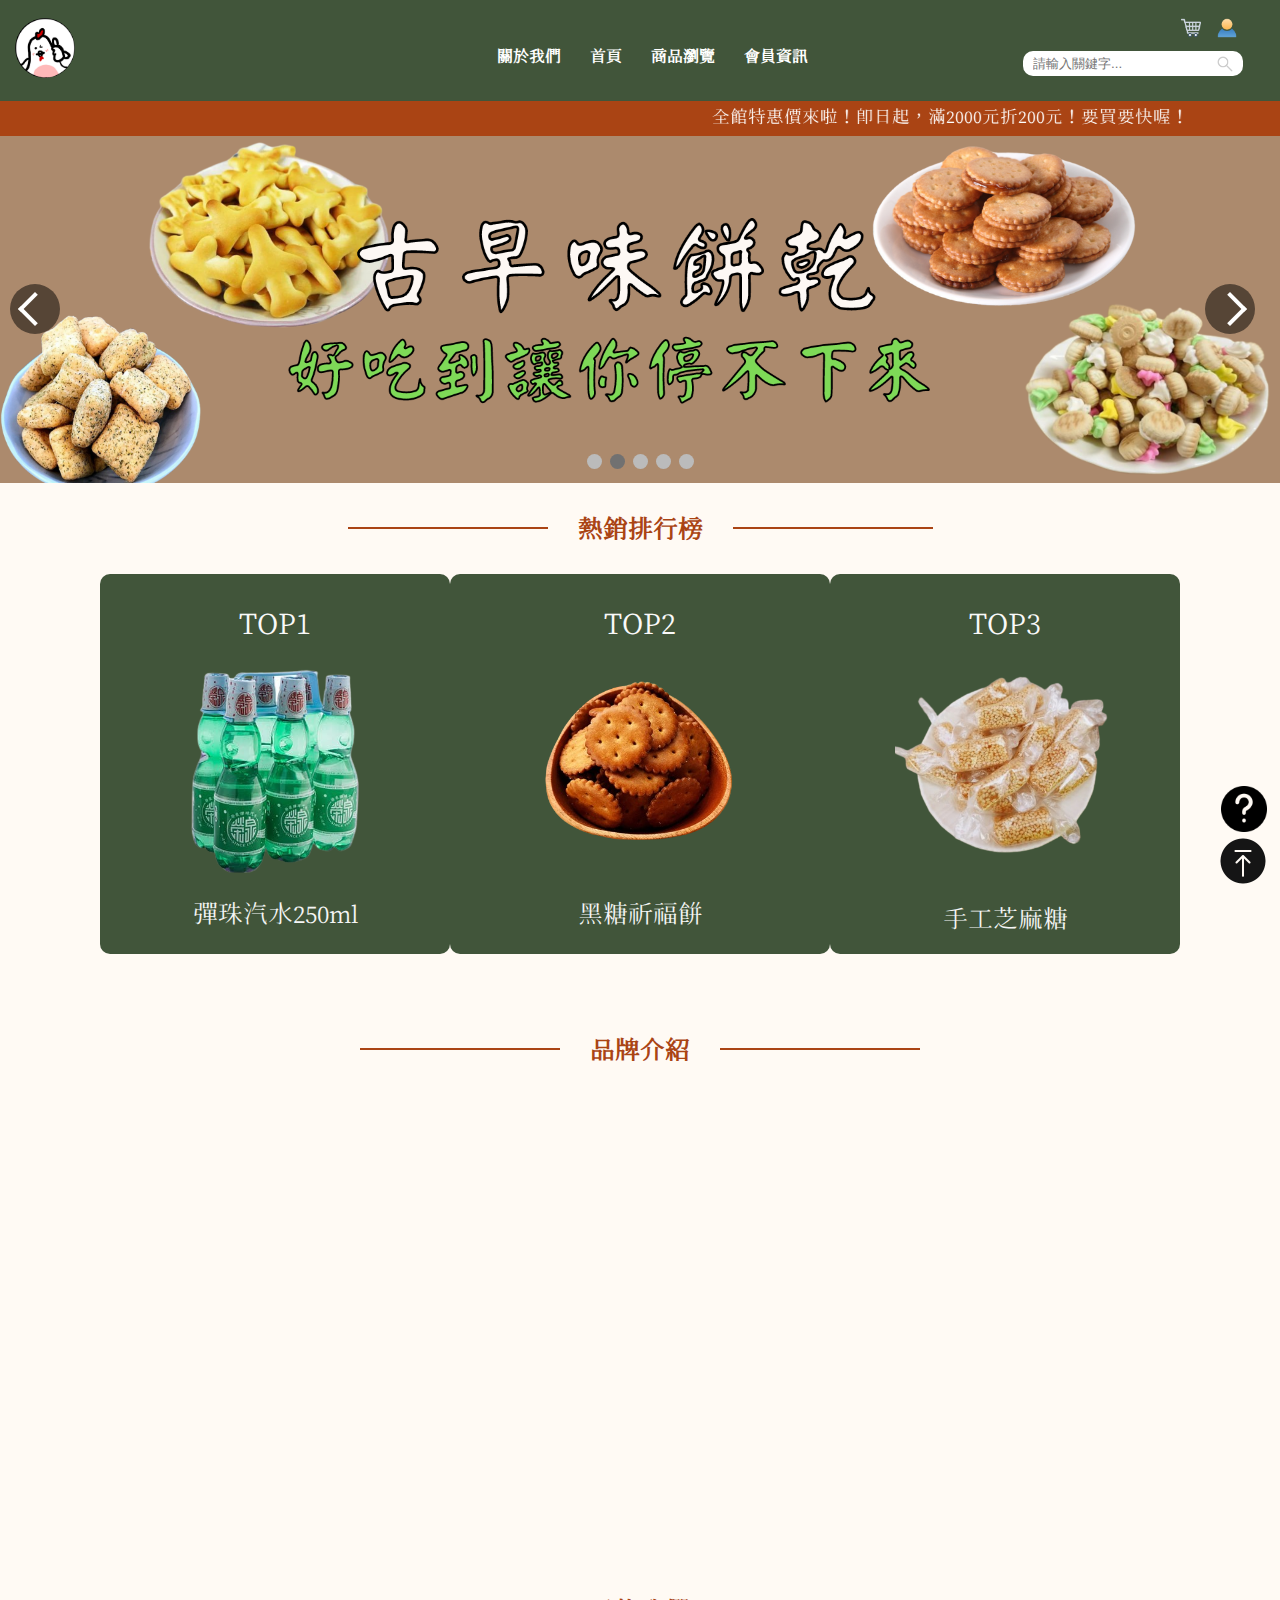
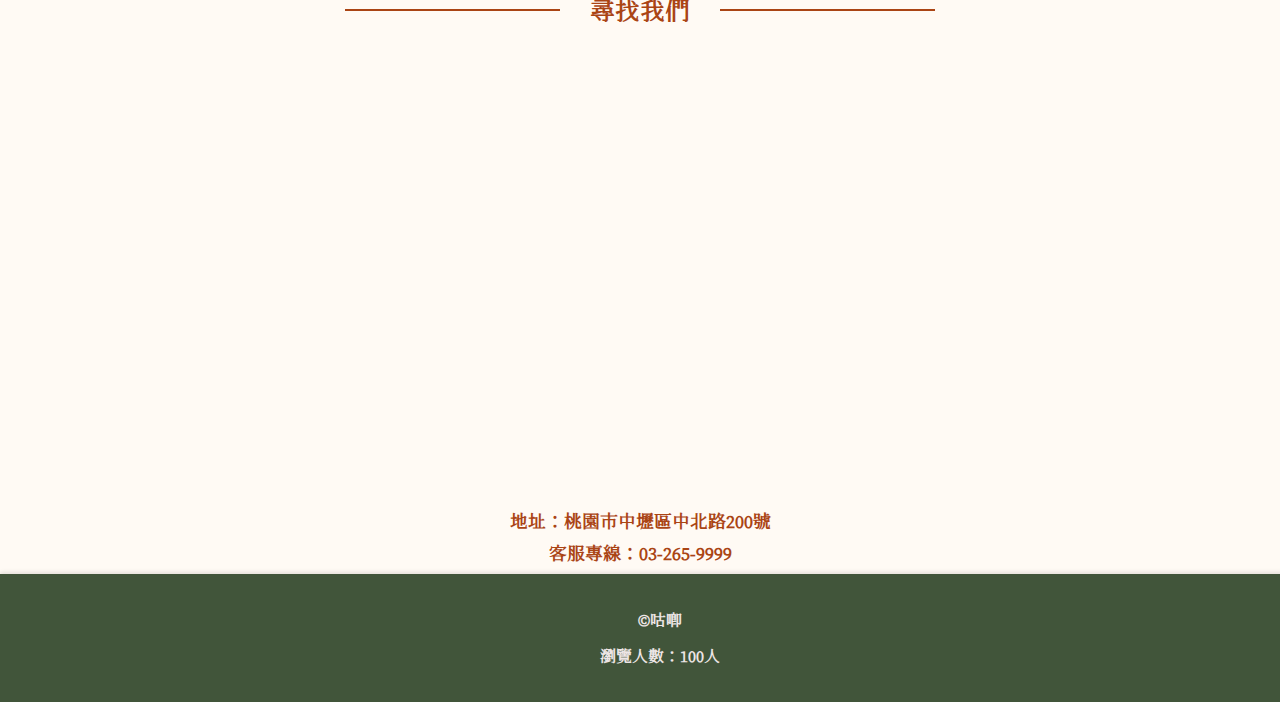
<file: pages/index.html>
<!DOCTYPE html>
<html lang="en">
  <head>
    <meta charset="UTF-8" />
    <meta name="viewport" content="width=device-width, initial-scale=1.0" />
    <title>咕喞</title>
    <link rel="icon" href="../assets/image/logo.png" />
    <link rel="stylesheet" href="..\assets\css\index.css" />
    <script src="../assets/js/index.js"></script>
  </head>

  <body>
    <header>
      <div class="header-container">
        <img class="logo" src="../assets/image/logo.png" alt="logo" />
        <div class="search-box" id="searchBox">
          <div class="input-group">
            <input type="text" placeholder="請輸入關鍵字..." id="searchInput" />
            <span class="search-icon">
              <img src="../assets/image/search.png" alt="Search" onclick="toggleSearch()" />
            </span>
          </div>
        </div>
        <div class="top-links">
          <a href="cart.html"><img src="../assets/image/cart.png" alt="購物車" width="20" height="20" /></a>
          <a href="member.html"><img src="../assets/image/member.png" alt="會員" width="20" height="20" /></a>
        </div>
      </div>
      <nav>
        <ul class="nav-links">
          <li><a href="aboutus.html">關於我們</a></li>
          <li><a href="index.html">首頁</a></li>
          <li>
            <div class="dropdown">
              <a href="goods.html">商品瀏覽</a>
              <!-- <div class="dropdown-content">
                <a href="goods.html#cookies">餅乾</a>
                <a href="goods.html#candy">糖果</a>
                <a href="goods.html#drinks">飲料</a>
              </div> -->
            </div>
          </li>
          <li class="dropdown">
            <a href="#">會員資訊</a>
            <div class="dropdown-content">
              <a href="memberinfo.html">會員資料</a>
              <a href="reviewmessageboard.html">購買紀錄</a>
            </div>
          </li>
        </ul>
      </nav>
    </header>

    <nav class="top">
      <marquee>全館特惠價來啦！即日起，滿2000元折200元！要買要快喔！</marquee>
    </nav>

    <!-- 照片 -->
    <div class="image">
      <aside class="carousel">
        <div class="carousel-container">
          <img src="../assets/image/background1.png" alt="背景1" />
          <img src="../assets/image/background2.png" alt="背景2" onclick="window.location.href = 'goods.html#cookies';" />
          <img src="../assets/image/background3.jpg" alt="背景3" onclick="window.location.href = 'goods.html#candy';" />
          <img src="../assets/image/background4.jpg" alt="背景3" onclick="window.location.href = 'goods.html#drink';" />
          <img src="../assets/image/background5.png" alt="背景4" />
        </div>
        <button class="carousel-button prev" onclick="prevSlide()">
          <span class="arrow left"></span>
        </button>
        <button class="carousel-button next" onclick="nextSlide()">
          <span class="arrow right"></span>
        </button>
        <div class="carousel-indicators">
          <span class="indicator" onclick="currentSlide(0)"></span>
          <span class="indicator" onclick="currentSlide(1)"></span>
          <span class="indicator" onclick="currentSlide(2)"></span>
          <span class="indicator" onclick="currentSlide(3)"></span>
          <span class="indicator" onclick="currentSlide(4)"></span>
        </div>
      </aside>
    </div>

    <!-- 中間部分 -->
    <div class="list">熱銷排行榜</div>
    <div class="information">
      <div class="block">
        <div class="blockword1">
          TOP1
          <a href="../pages/good.html#drink2"><img src="../assets/image/drinks2remove.png" /></a>
        </div>
        <div class="blockword">彈珠汽水250ml</div>
      </div>
      <div class="block">
        <div class="blockword2">
          TOP2
          <a href="../pages/good.html#cookies4"><img src="../assets/image/cookies4remove.png" /></a>
        </div>
        <div class="blockword">黑糖祈福餅</div>
      </div>
      <div class="block">
        <div class="blockword3">
          TOP3
          <a href="../pages/good.html#candy3"><img src="../assets/image/candy3remove.png" /></a>
        </div>
        <div class="blockword">手工芝麻糖</div>
      </div>
    </div>

    <!-- 品牌介紹 -->
    <div class="brandlist">品牌介紹</div>
    <div class="information2">
      <div class="brandintroduce1">
        <div class="brandintroduce-word1">
          專賣各種古早味餅乾、糖果和飲料。<br />
          從經典的風味到兒時的回憶，<br />
          每一口都能帶您回到過去的美好時光。<br />
          滿滿的復古風情，<br />
          喚起無盡的懷舊感受。<br />
          讓我們一起重溫那些珍貴的回憶，<br />
          品味那份難以忘懷的純真與美好。
        </div>
      </div>
      <div class="brand">
        <img src="../assets/image/logo.png" alt="logo2" />
      </div>
      <div class="brandintroduce2">
        <div class="brandintroduce-word2">
          以「咕」字命名，將「古」字添加了口字旁，保留了傳統的味道，又增添了一份童趣和親切感。<br />
          這個名字象徵著我們對食物品質的堅持，同時也希望每一位顧客在品嚐我們的產品時，都能感受到那份源自童年的美好回憶。
        </div>
      </div>
    </div>

    <!-- 地圖 -->
    <div class="mapword">尋找我們</div>
    <div class="map">
      <iframe
        src="https://www.google.com/maps/embed?pb=!1m18!1m12!1m3!1d3617.256463818218!2d121.23820147482957!3d24.957387541373198!2m3!1f0!2f0!3f0!3m2!1i1024!2i768!4f13.1!3m3!1m2!1s0x3468221447a0f021%3A0x2b86d2650bb8bcff!2z5Lit5Y6f5aSn5a24!5e0!3m2!1szh-TW!2stw!4v1716219898025!5m2!1szh-TW!2stw"
        width="600"
        height="450"
        style="border: 0"
        allowfullscreen=""
        loading="lazy"
        referrerpolicy="no-referrer-when-downgrade"
      ></iframe>
      <p class="mapword2">地址：桃園市中壢區中北路200號</p>
      <p class="mapword2">客服專線：03-265-9999</p>
    </div>

    <div class="back">
      <div class="question">
        <a href="question.html"><img src="../assets/image/question.png" alt="logo" /></a>
      </div>
      <div class="top2">
        <a href="#"><img src="../assets/image/top.png" /></a>
      </div>
    </div>

    <footer>
      <p>&copy;咕喞</p>
      <p>瀏覽人數：100人</p>
    </footer>
  </body>
</html>
</file>
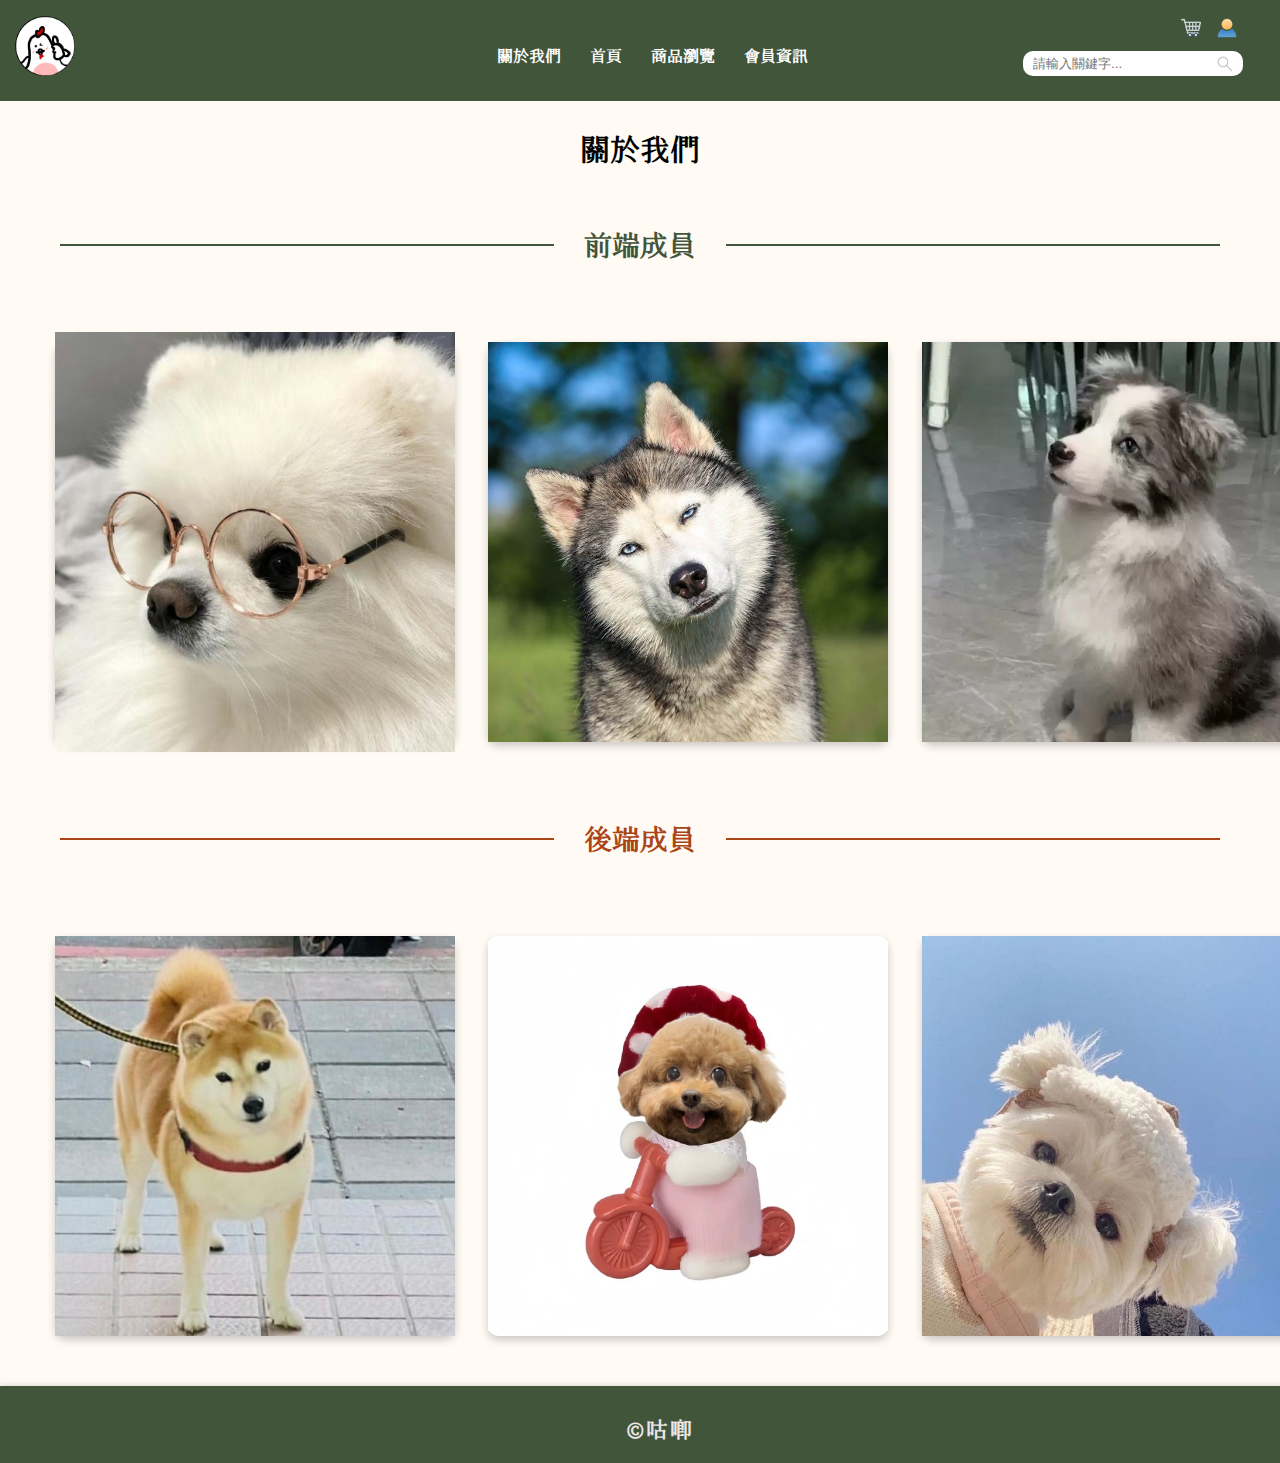
<file: pages/aboutus.html>
<!DOCTYPE html>
<html lang="en">
  <head>
    <meta charset="UTF-8" />
    <meta http-equiv="X-UA-Compatible" content="IE=edge" />
    <meta name="viewport" content="width=device-width, initial-scale=1.0" />
    <link rel="stylesheet" href="..\assets\css\aboutus.css" />
    <script src="../assets/js/aboutus.js"></script>
    <title>咕喞</title>
    <link rel="icon" href="../assets/image/logo.png" />
  </head>

  <body>
    <header>
      <div class="header-container">
        <a href="index.html"><img class="logo" src="../assets/image/logo.png" alt="logo" /></a>
        <div class="search-box" id="searchBox">
          <div class="input-group">
            <input type="text" placeholder="請輸入關鍵字..." id="searchInput" />
            <span class="search-icon">
              <img src="../assets/image/search.png" alt="Search" onclick="toggleSearch()" />
            </span>
          </div>
        </div>
        <div class="top-links">
          <a href="cart.html"><img src="../assets/image/cart.png" alt="購物車" width="20" height="20" /></a>
          <a href="member.html"><img src="../assets/image/member.png" alt="會員" width="20" height="20" /></a>
        </div>
      </div>
      <nav>
        <ul class="nav-links">
          <li><a href="aboutus.html">關於我們</a></li>
          <li><a href="index.html">首頁</a></li>
          <li>
            <div class="dropdown">
              <a href="goods.html">商品瀏覽</a>
            </div>
          </li>
          <li class="dropdown">
            <a href="#">會員資訊</a>
            <div class="dropdown-content">
              <a href="memberinfo.html">會員資料</a>
              <a href="reviewmessageboard.html">購買紀錄</a>
            </div>
          </li>
        </ul>
      </nav>
    </header>

    <div class="aboutusword">關於我們</div>

    <div class="list">前端成員</div>
    <div class="container">
      <div class="card" onclick="this.classList.toggle('flipped')">
        <div class="front">
          <img src="../assets/image/aboutus4.jpg" alt="image4" />
        </div>
        <div class="back">
          <div class="word1">潘沛伶</div>
          <p>
            經過上學期與前端合作的經驗後，這學期更希望能多留些時間給後端來整合整個購物網站。上次大家都非常趕，希望這次能盡量避免這種情況。另外，經過上學期的經驗，感覺這學期對要做的事情更有方向，希望這次不用再一直看日出，能順利完成這次的專案。
          </p>
        </div>
      </div>

      <div class="card" onclick="this.classList.toggle('flipped')">
        <div class="front">
          <img src="../assets/image/aboutus5.jpg" alt="image5" />
        </div>
        <div class="back">
          <div class="word1">涂芸瑄</div>
          <p>
            這學期的前端課程相較於後端較容易上手，前端注重的是如何讓消費者能被購物網站的網頁所吸引，就很需要美感的設計，我們為此也是不斷進行修改。因為有了上學期的經驗，所以這次比較早開始準備期末專案的製作，不希望把事情都壓到最後，也能有更充裕的時間進行前後端整合，以及跑版的調整。
          </p>
        </div>
      </div>

      <div class="card" onclick="this.classList.toggle('flipped')">
        <div class="front">
          <img src="../assets/image/aboutus6.jpg" alt="image6" />
        </div>
        <div class="back">
          <div class="word1">林欣儀</div>
          <p>
            對比上學期的後端，這學期的前端相比之下較能理解且上手，對於我而言，排版與美編是為更有興趣、有趣的事項，也因此做起來比較有成就感。而經過了這兩學期的前後端合作後，我更加了解前後端的事項，在這學期也比較不像上學期一樣手足無措，而也希望在未來也能利用這些技能來持續精進自己。
          </p>
        </div>
      </div>
    </div>

    <div class="list2">後端成員</div>
    <div class="container">
      <div class="card" onclick="this.classList.toggle('flipped')">
        <div class="front">
          <div class="img1">
            <img src="../assets/image/aboutus1.jpg" alt="image1" />
          </div>
        </div>
        <div class="back">
          <div class="word1">劉韋君</div>
          <p>
            經過上學期前端的學習，這學期在學習後端上就相對於更快的上手，也比較清楚前端的程式碼，讓我們在完成後端方面的工作更加快速。也通過這次的期末專題讓我學習到許多事，有專業的技能，讓我更了解一個網頁的誕生背後有多少努力，也對資料庫等等功能更加熟悉，在專題的進行中也學會如何更好的表達自己的看法以及跟他人的溝通，也期許自己能夠更進步。
          </p>
        </div>
      </div>

      <div class="card" onclick="this.classList.toggle('flipped')">
        <div class="front">
          <img src="../assets/image/aboutus2.jpg" alt="image2" />
        </div>
        <div class="back">
          <div class="word1">林佳臻</div>
          <p>
            這學期的後端課程讓我深刻了解了資料傳遞與處理的關鍵性，並掌握了使用SQL操作資料庫以及將後端資料傳送至前端的技巧。通過建構完善的資料庫和資料表，我的開發技能得到了顯著提升。此外，這些理論知識的實踐應用使我獲得了寶貴的經驗和信心，同時也加深了我對網站建構全貌的認識。
          </p>
        </div>
      </div>

      <div class="card" onclick="this.classList.toggle('flipped')">
        <div class="front">
          <img src="../assets/image/aboutus3.jpg" alt="image3" />
        </div>
        <div class="back">
          <div class="word1">劉佳芸</div>
          <p>
            這學期的後端課程讓我深刻了解了資料傳遞與處理的關鍵性，並掌握了使用SQL操作資料庫以及將後端資料傳送至前端的技巧。通過建構完善的資料庫和資料表，我的開發技能得到了顯著提升。此外，這些理論知識的實踐應用使我獲得了寶貴的經驗和信心，同時也加深了我對網站建構全貌的認識。
          </p>
        </div>
      </div>
    </div>

    <footer>
      <p>&copy;咕喞</p>
    </footer>
  </body>
</html>
</file>
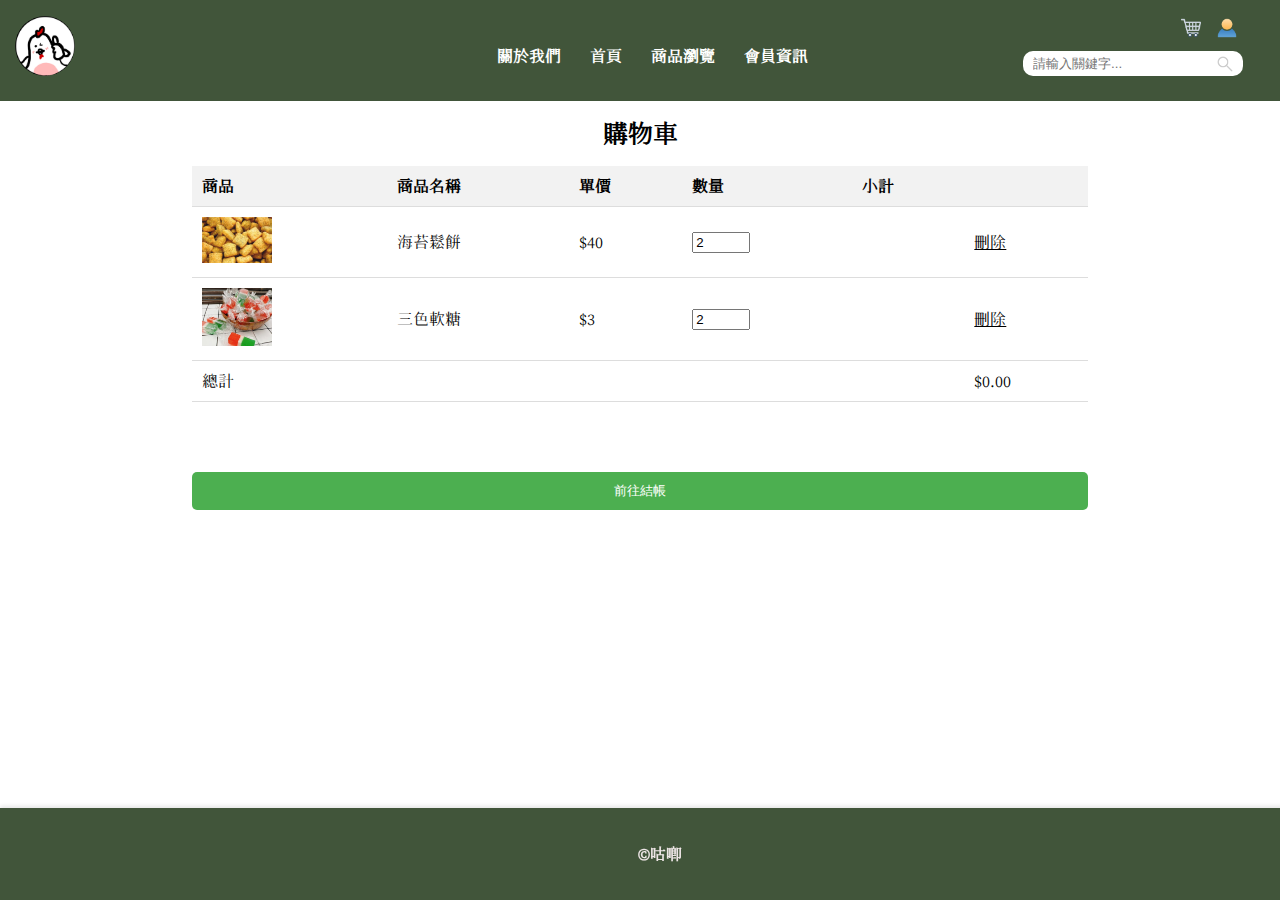
<file: pages/cart.html>
<!DOCTYPE html>
<html lang="en">

<head>
  <meta charset="UTF-8">
  <meta name="viewport" content="width=device-width, initial-scale=1.0">
  <title>咕喞</title>
  <link rel="icon" href="../assets/image/logo.png" />
  <link rel="stylesheet" href="..\assets\css\cart.css">
  <script src="../assets/js/cart.js"></script>
</head>

<body>

  <header>
    <div class="header-container">
      <a href="index.html"><img class="logo" src="../assets/image/logo.png" alt="logo" /></a>
      <div class="search-box" id="searchBox">
        <div class="input-group">
          <input type="text" placeholder="請輸入關鍵字..." id="searchInput" />
          <span class="search-icon">
            <img src="../assets/image/search.png" alt="Search" onclick="toggleSearch()" />
          </span>
        </div>
      </div>
      <div class="top-links">
        <a href="cart.html"><img src="../assets/image/cart.png" alt="購物車" width="20" height="20" /></a>
        <a href="member.html"><img src="../assets/image/member.png" alt="會員" width="20" height="20" /></a>
      </div>
    </div>
    <nav>
      <ul class="nav-links">
        <li><a href="aboutus.html">關於我們</a></li>
        <li><a href="index.html">首頁</a></li>
        <li>
          <div class="dropdown">
            <a href="goods.html">商品瀏覽</a>
              <!-- <div class="dropdown-content">
                <a href="goods.html#cookies">餅乾</a>
                <a href="goods.html#candy">糖果</a>
                <a href="goods.html#drinks">飲料</a>
            </div> -->
          </div>
        </li>
        <li class="dropdown">
          <a href="#">會員資訊</a>
          <div class="dropdown-content">
            <a href="memberinfo.html">會員資料</a>
            <a href="reviewmessageboard.html">購買紀錄</a>
          </div>
        </li>
      </ul>
    </nav>
  </header>

  <main>
    <div class="container">
      <h1>購物車</h1>
      <table>
        <tr>
          <th>商品</th>
          <th>商品名稱</th>
          <th>單價</th>
          <th>數量</th>
          <th>小計</th>
          <th></th>
        </tr>

        <tr data-id="product1">
          <td><img src="../assets/image/cookies1.jpg" alt="Product A" width="70"></td>
          <td>海苔鬆餅</td>
          <td>$40</td>
          <td><input class="quantity-input" type="number" value="2" min="1"></td>
          <td></td>
          <td><a class="delete-link" href="#">刪除</a></td>
        </tr>

        <tr data-id="product2">
          <td><img src="../assets/image/candy1.jpg" alt="Product A" width="70"></td>
          <td>三色軟糖</td>
          <td>$3</td>
          <td><input class="quantity-input" type="number" value="2" min="1"></td>
          <td></td>
          <td><a class="delete-link" href="#">刪除</a></td>
        </tr>

        <tr>
          <td colspan="5">總計</td>
          <td class="total-amount" id="totalAmount">$0.00</td>
        </tr>
      </table>
      
    </div>
    <button class="checkout-btn" onclick="redirectToCheckout()">前往結帳</button>
    </div>

  </main>
  <footer>
    <p> &copy;咕喞</p>
  </footer>
</body>

</html>
</file>
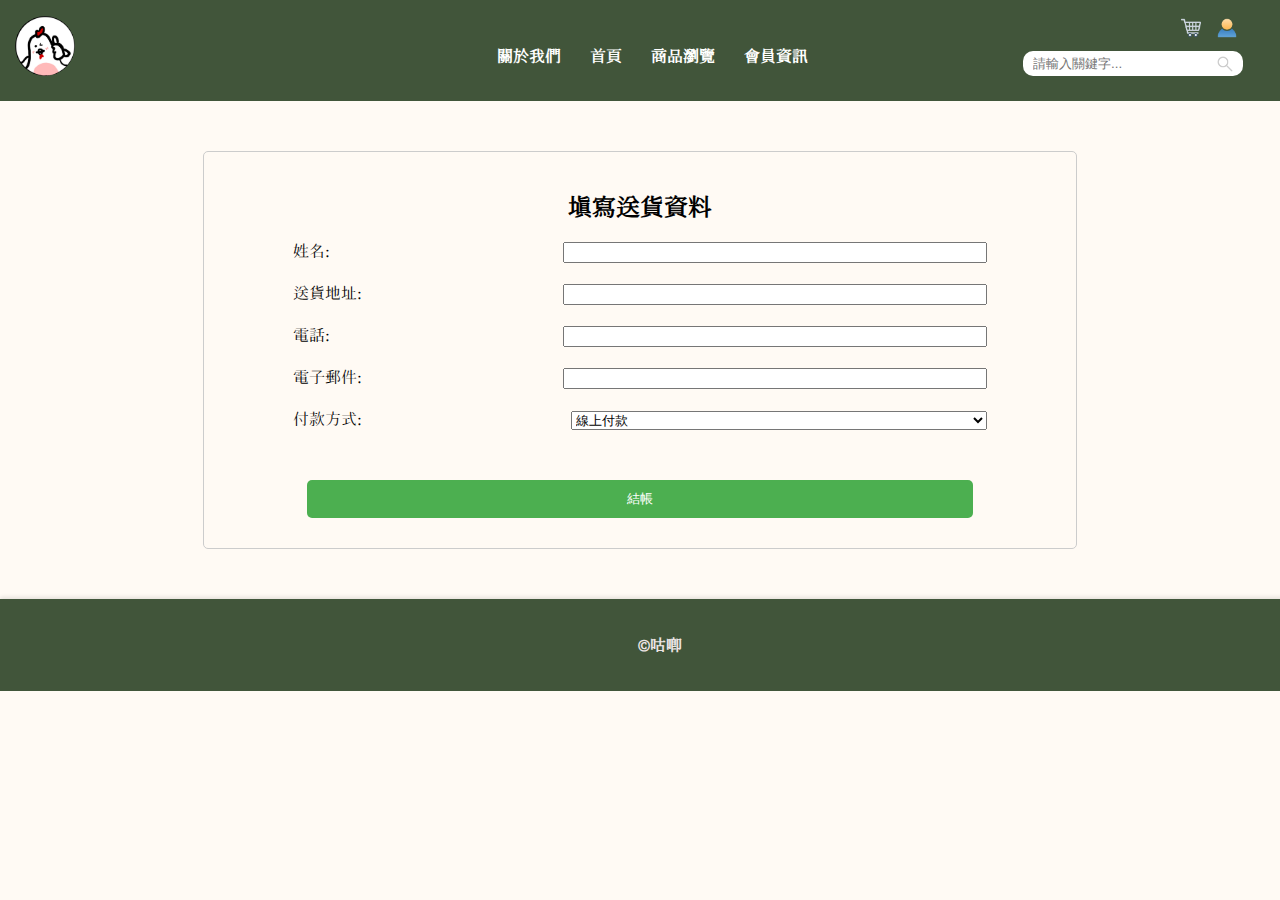
<file: pages/checkout.html>
<!DOCTYPE html>
<html lang="en">

<head>
  <meta charset="UTF-8">
  <meta name="viewport" content="width=device-width, initial-scale=1.0">
  <title>咕喞</title>
  <link rel="icon" href="../assets/image/logo.png" />
  <link rel="stylesheet" href="..\assets\css\checkout.css">
  <script src="../assets/js/checkout.js"></script>
</head>

<body>

  <header>
    <div class="header-container">
      <a href="index.html"><img class="logo" src="../assets/image/logo.png" alt="logo" /></a>
      <div class="search-box" id="searchBox">
        <div class="input-group">
          <input type="text" placeholder="請輸入關鍵字..." id="searchInput" />
          <span class="search-icon">
            <img src="../assets/image/search.png" alt="Search" onclick="toggleSearch()" />
          </span>
        </div>
      </div>
      <div class="top-links">
        <a href="cart.html"><img src="../assets/image/cart.png" alt="購物車" width="20" height="20" /></a>
        <a href="member.html"><img src="../assets/image/member.png" alt="會員" width="20" height="20" /></a>
      </div>
    </div>
    <nav>
      <ul class="nav-links">
        <li><a href="aboutus.html">關於我們</a></li>
        <li><a href="index.html">首頁</a></li>
        <li>
          <div class="dropdown">
            <a href="goods.html">商品瀏覽</a>
            <!-- <div class="dropdown-content">
              <a href="goods.html#cookies">餅乾</a>
              <a href="goods.html#candy">糖果</a>
              <a href="goods.html#drinks">飲料</a>
            </div> -->
          </div>
        </li>
        <li class="dropdown">
          <a href="#">會員資訊</a>
          <div class="dropdown-content">
            <a href="memberinfo.html">會員資料</a>
            <a href="reviewmessageboard.html">購買紀錄</a>
          </div>
        </li>
      </ul>
    </nav>
  </header>

  <main>
    <div class="delivery-form">
      <h2>填寫送貨資料</h2>
      <form id="deliveryForm">
        <label for="fullName">姓名:</label>
        <input type="text" id="fullName" name="fullName" required><br><br>

        <label for="address">送貨地址:</label>
        <input type="text" id="address" name="address" required><br><br>

        <label for="phone">電話:</label>
        <input type="tel" id="phone" name="phone" required pattern="[0-9]{10}"><br><br>

        <label for="email">電子郵件:</label>
        <input type="email" id="email" name="email" required><br><br>

        <label for="paymentMethod">付款方式:</label>
        <select class="pay" id="paymentMethod" name="paymentMethod" required>
          <option value="creditCard">線上付款</option>
          <option value="debitCard">貨到付款</option>
        </select><br><br>

      </form>
      <button class="checkout-btn" onclick="redirectToCheckout()">結帳</button>
  </main>

  <footer>
    <p> &copy;咕喞</p>
  </footer>
</body>

</html>
</file>
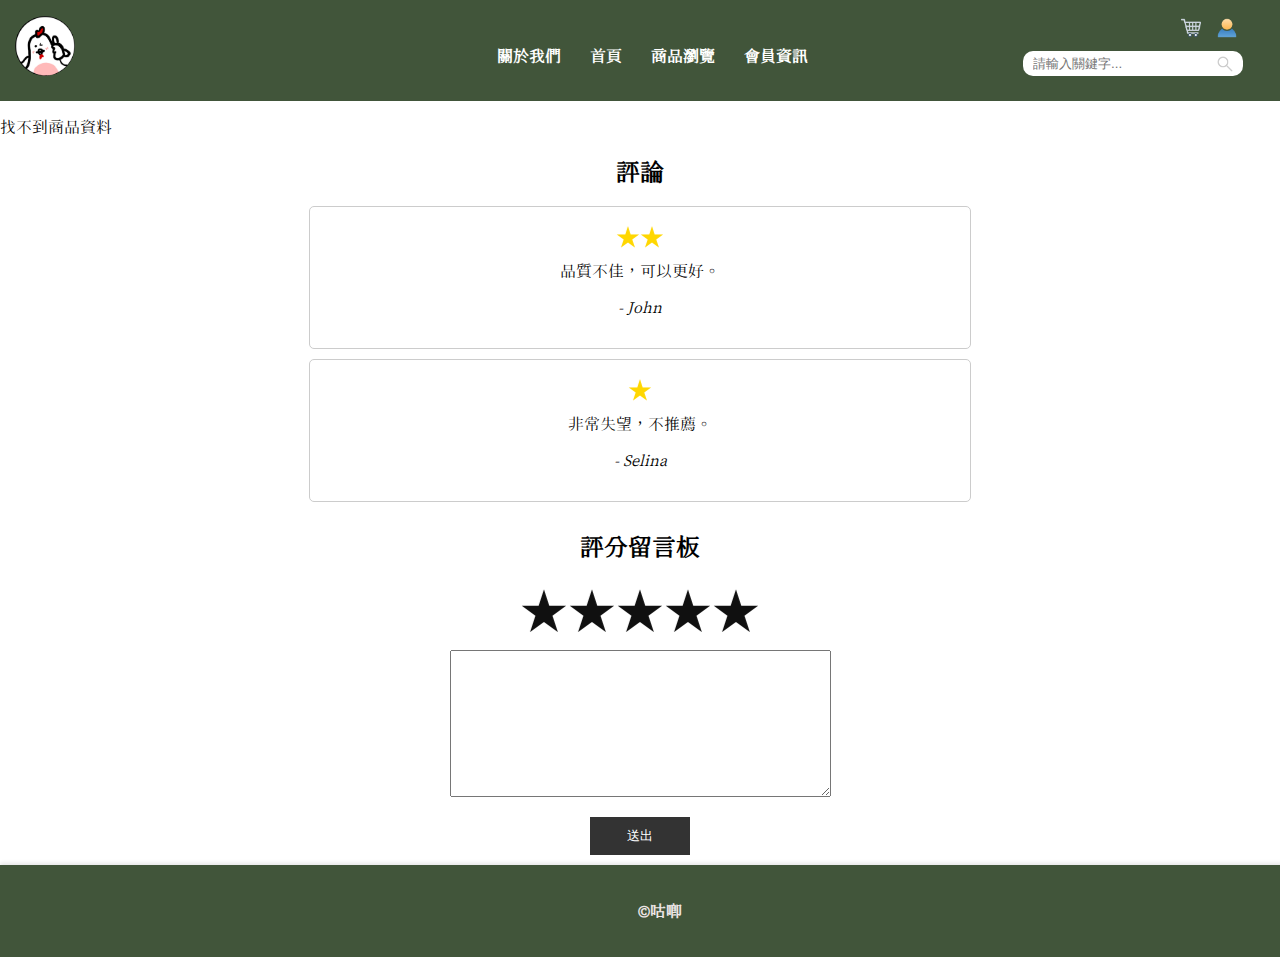
<file: pages/good.html>
<!DOCTYPE html>
<html lang="en">
  <head>
    <meta charset="UTF-8" />
    <meta name="viewport" content="width=device-width, initial-scale=1.0" />
    <title>咕喞</title>
    <link rel="icon" href="../assets/image/logo.png" />
    <link rel="stylesheet" href="..\assets\css\good.css" />
    <script src="../assets/js/good.js"></script>
  </head>

  <body>
    <header>
      <div class="header-container">
        <a href="index.html"><img class="logo" src="../assets/image/logo.png" alt="logo" /></a>
        <div class="search-box" id="searchBox">
          <div class="input-group">
            <input type="text" placeholder="請輸入關鍵字..." id="searchInput" />
            <span class="search-icon">
              <img src="../assets/image/search.png" alt="Search" onclick="toggleSearch()" />
            </span>
          </div>
        </div>
        <div class="top-links">
          <a href="cart.html"><img src="../assets/image/cart.png" alt="購物車" width="20" height="20" /></a>
          <a href="member.html"><img src="../assets/image/member.png" alt="會員" width="20" height="20" /></a>
        </div>
      </div>
      <nav>
        <ul class="nav-links">
          <li><a href="aboutus.html">關於我們</a></li>
          <li><a href="index.html">首頁</a></li>
          <li>
            <div class="dropdown">
              <a href="goods.html">商品瀏覽</a>
              <!-- <div class="dropdown-content">
              <a href="goods.html#cookies">餅乾</a>
              <a href="goods.html#candy">糖果</a>
              <a href="goods.html#drinks">飲料</a>
            </div> -->
            </div>
          </li>
          <li class="dropdown">
            <a href="#">會員資訊</a>
            <div class="dropdown-content">
              <a href="memberinfo.html">會員資料</a>
              <a href="reviewmessageboard.html">購買紀錄</a>
            </div>
          </li>
        </ul>
      </nav>
    </header>

    <main>
      <div id="productDetails">
        <!-- 商品詳系資訊 -->
      </div>

      <div class="reviews">
        <h2>評論</h2>
        <div class="review">
          <div class="rating"></div>
          <p class="review-content">這個商品很美味！我很喜歡。</p>
          <p class="reviewer">- John</p>
        </div>

        <div class="review">
          <div class="rating"></div>
          <p class="review-content">我要全部買下來。</p>
          <p class="reviewer">- Selina</p>
        </div>
        <!-- 更多評論 -->
      </div>

      <div class="rating-area">
        <h2>評分留言板</h2>
        <div class="rating">
          <input type="radio" name="star" id="star1" /><label for="star1"></label>
          <input type="radio" name="star" id="star2" /><label for="star2"></label>
          <input type="radio" name="star" id="star3" /><label for="star3"></label>
          <input type="radio" name="star" id="star4" /><label for="star4"></label>
          <input type="radio" name="star" id="star5" /><label for="star5"></label>
        </div>
        <textarea name="memo" cols="45" rows="1" wrap="hard"> </textarea>
        <input type="submit" value="送出" onclick="showConfirmation()" class="rate-submit" />
      </div>
    </main>

    <footer>
      <p>&copy;咕喞</p>
    </footer>
  </body>
</html>
</file>
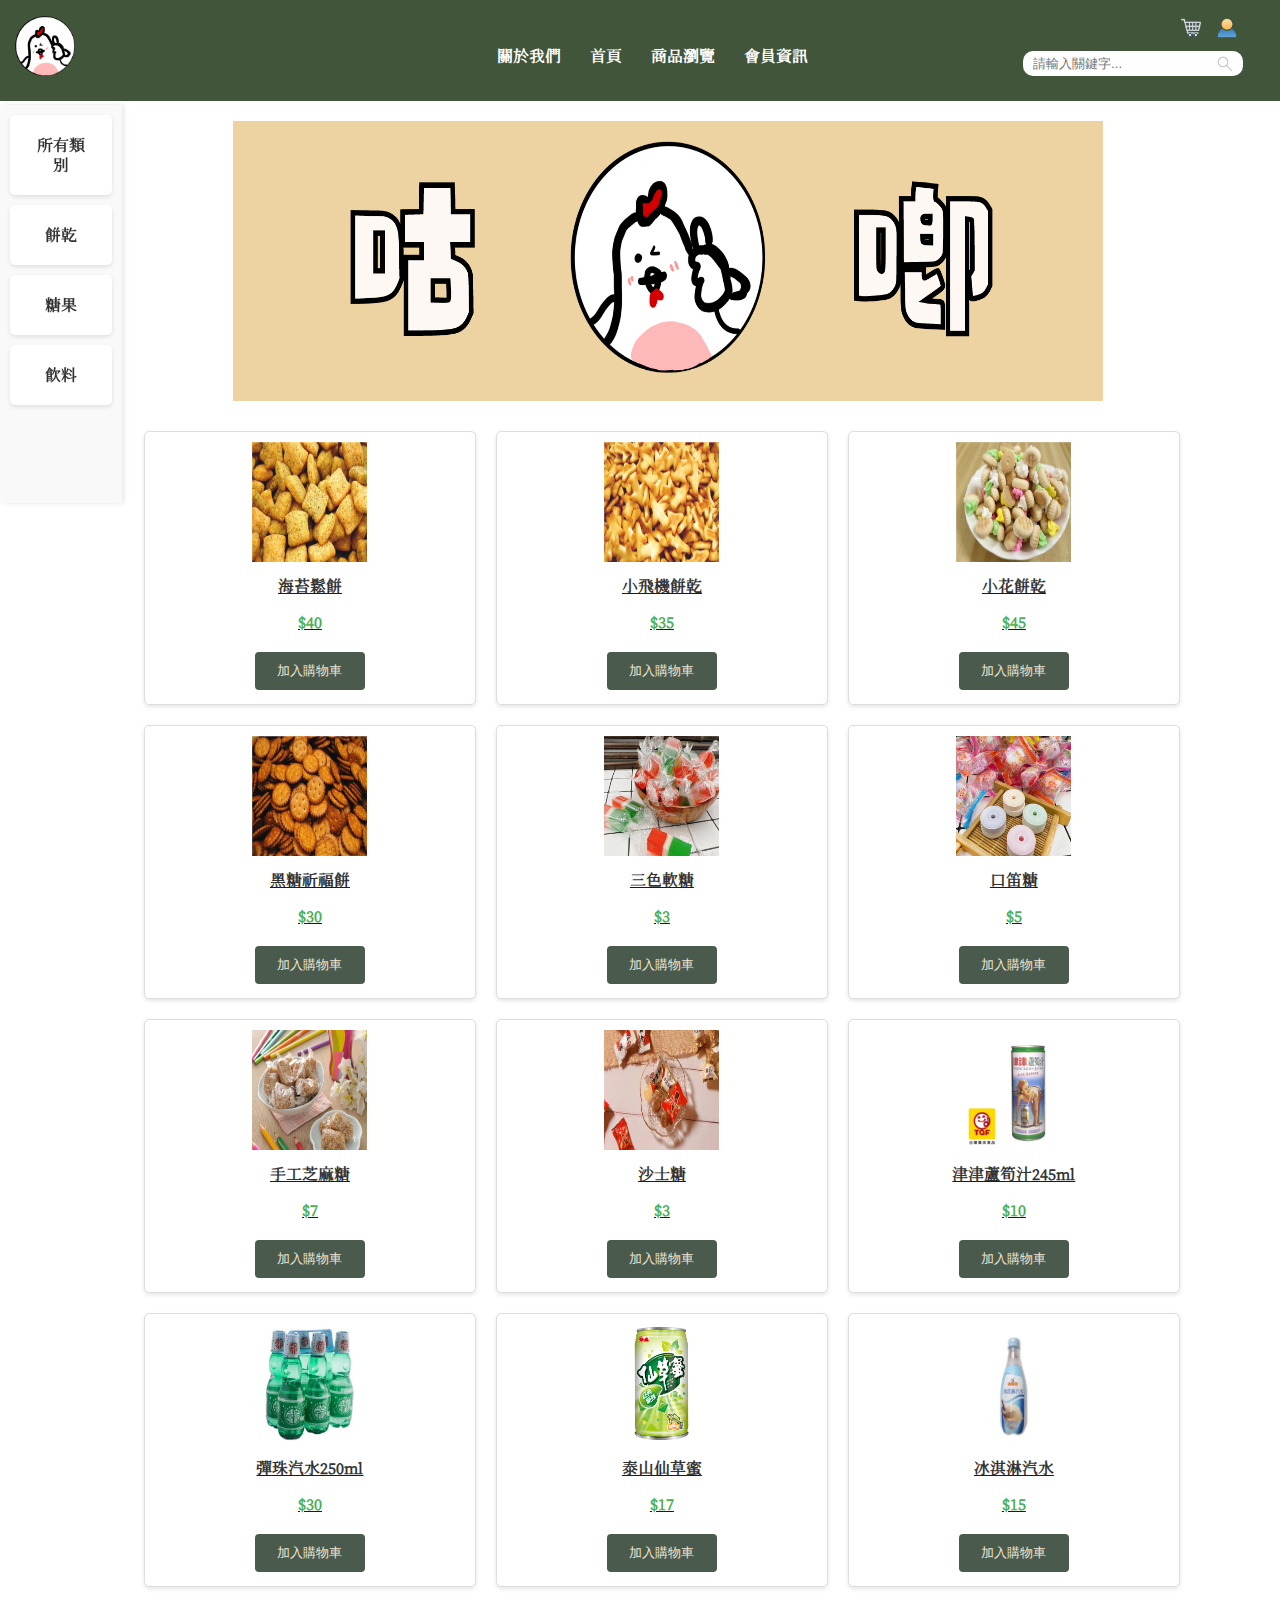
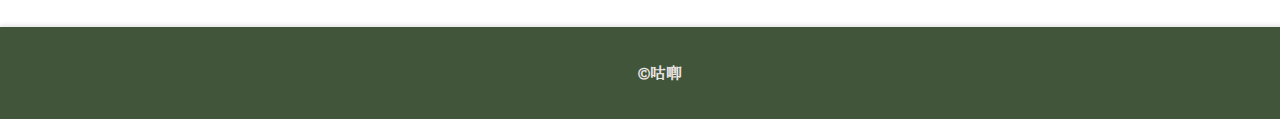
<file: pages/goods.html>
<!DOCTYPE html>
<html lang="en">
  <head>
    <meta charset="UTF-8" />
    <meta name="viewport" content="width=device-width, initial-scale=1.0" />
    <title>咕喞</title>
    <link rel="icon" href="../assets/image/logo.png" />
    <link rel="stylesheet" href="..\assets\css\goods.css" />
    <script src="../assets/js/goods.js"></script>
  </head>

  <body>
    <header>
      <div class="header-container">
        <a href="index.html"><img class="logo" src="../assets/image/logo.png" alt="logo" /></a>
        <div class="search-box" id="searchBox">
          <div class="input-group">
            <input type="text" placeholder="請輸入關鍵字..." id="searchInput" />
            <span class="search-icon">
              <img src="../assets/image/search.png" alt="Search" onclick="toggleSearch()" />
            </span>
          </div>
        </div>
        <div class="top-links">
          <a href="cart.html"><img src="../assets/image/cart.png" alt="購物車" width="20" height="20" /></a>
          <a href="member.html"><img src="../assets/image/member.png" alt="會員" width="20" height="20" /></a>
        </div>
      </div>
      <nav>
        <ul class="nav-links">
          <li><a href="aboutus.html">關於我們</a></li>
          <li><a href="index.html">首頁</a></li>
          <li><a href="goods.html">商品瀏覽</a></li>
          <li class="dropdown">
            <a href="#">會員資訊</a>
            <div class="dropdown-content">
              <a href="memberinfo.html">會員資料</a>
              <a href="reviewmessageboard.html">購買紀錄</a>
            </div>
          </li>
        </ul>
      </nav>
    </header>

    <aside class="sidebar">
      <div class="category">
        <ul class="category-list">
          <li class="category-item"><a href="#" onclick="showCategory('all', event)">所有類別</a></li>
          <li class="category-item"><a href="#cookies" onclick="showCategory('cookies', event)">餅乾</a></li>
          <li class="category-item"><a href="#candy" onclick="showCategory('candy', event)">糖果</a></li>
          <li class="category-item"><a href="#drinks" onclick="showCategory('drinks', event)">飲料</a></li>
        </ul>
      </div>
    </aside>

    <main>
      <section class="product-list">
        <img src="../assets/image/background5.png" alt="產品圖片" class="background-image" />
        <!-- 餅乾 -->
        <div class="product cookies" id="cookies">
          <a href="good.html#cookies1">
            <img src="../assets/image/cookies1.jpg" />
            <h2>海苔鬆餅</h2>
            <p class="price">$40</p>
            <button onclick="addToCart()">加入購物車</button>
          </a>
        </div>
        <div class="product cookies" id="cookies">
          <a href="good.html#cookies2">
            <img src="../assets/image/cookies2.jpg" />
            <h2>小飛機餅乾</h2>
            <p class="price">$35</p>
            <button onclick="addToCart()">加入購物車</button>
          </a>
        </div>
        <div class="product cookies" id="cookies">
          <a href="good.html#cookies3">
            <img src="../assets/image/cookies3.jpg" />
            <h2>小花餅乾</h2>
            <p class="price">$45</p>
            <button onclick="addToCart()">加入購物車</button>
          </a>
        </div>
        <div class="product cookies" id="cookies">
          <a href="good.html#cookies4">
            <img src="../assets/image/cookies4.jpg" />
            <h2>黑糖祈福餅</h2>
            <p class="price">$30</p>
            <button onclick="addToCart()">加入購物車</button>
          </a>
        </div>
        <!-- 糖果 -->
        <div class="product candy" id="candy">
          <a href="good.html#candy1">
            <img src="../assets/image/candy1.jpg" />
            <h2>三色軟糖</h2>
            <p class="price">$3</p>
            <button onclick="addToCart()">加入購物車</button>
          </a>
        </div>
        <div class="product candy" id="candy">
          <a href="good.html#candy2">
            <img src="../assets/image/candy2.jpg" />
            <h2>口笛糖</h2>
            <p class="price">$5</p>
            <button onclick="addToCart()">加入購物車</button>
          </a>
        </div>
        <div class="product candy" id="candy">
          <a href="good.html#candy3">
            <img src="../assets/image/candy3.jpg" />
            <h2>手工芝麻糖</h2>
            <p class="price">$7</p>
            <button onclick="addToCart()">加入購物車</button>
          </a>
        </div>
        <div class="product candy" id="candy">
          <a href="good.html#candy4">
            <img src="../assets/image/candy4.jpg" />
            <h2>沙士糖</h2>
            <p class="price">$3</p>
            <button onclick="addToCart()">加入購物車</button>
          </a>
        </div>
        <!-- 飲料 -->
        <div class="product drinks" id="drinks">
          <a href="good.html#drink1">
            <img src="../assets/image/drinks1.jpg" />
            <h2>津津蘆筍汁245ml</h2>
            <p class="price">$10</p>
            <button onclick="addToCart()">加入購物車</button>
          </a>
        </div>
        <div class="product drinks" id="drinks">
          <a href="good.html#drink2">
            <img src="../assets/image/drinks2.jpg" />
            <h2>彈珠汽水250ml</h2>
            <p class="price">$30</p>
            <button onclick="addToCart()">加入購物車</button>
          </a>
        </div>
        <div class="product drinks" id="drinks">
          <a href="good.html#drink3">
            <img src="../assets/image/drinks3.jpg" />
            <h2>泰山仙草蜜</h2>
            <p class="price">$17</p>
            <button onclick="addToCart()">加入購物車</button>
          </a>
        </div>
        <div class="product drinks" id="drinks">
          <a href="good.html#drink4">
            <img src="../assets/image/drinks4.jpg" />
            <h2>冰淇淋汽水</h2>
            <p class="price">$15</p>
            <button onclick="addToCart()">加入購物車</button>
          </a>
        </div>
      </section>
    </main>

    <footer>
      <p>&copy;咕喞</p>
    </footer>
  </body>
</html>
</file>
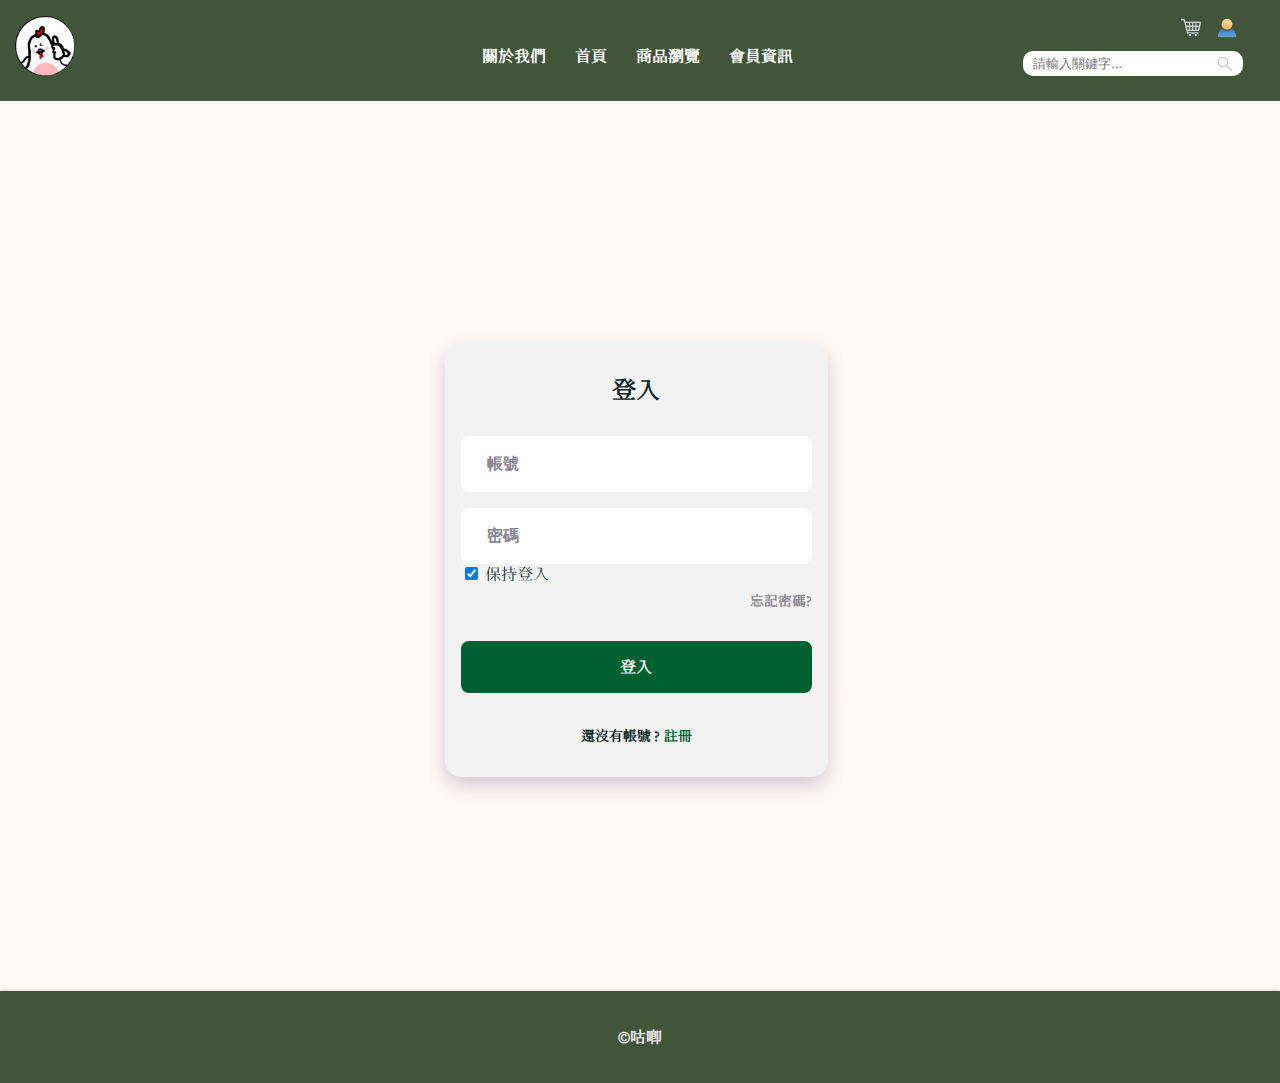
<file: pages/member.html>
<!DOCTYPE html>
<html lang="en">
  <head>
    <meta charset="UTF-8" />
    <meta name="viewport" content="width=device-width, initial-scale=1.0" />
    <link rel="stylesheet" href="../assets/css/member.css" />
    <script src="../assets/js/member.js" defer></script>
    <title>咕喞</title>
    <link rel="icon" href="../assets/image/logo.png" />
  </head>

  <body>
    <header>
      <div class="header-container">
        <a href="index.html"><img class="logo" src="../assets/image/logo.png" alt="logo" /></a>
        <div class="search-box" id="searchBox">
          <div class="input-group">
            <input type="text" placeholder="請輸入關鍵字..." id="searchInput" />
            <span class="search-icon">
              <img src="../assets/image/search.png" alt="Search" onclick="toggleSearch()" />
            </span>
          </div>
        </div>
        <div class="top-links">
          <a href="cart.html"><img src="../assets/image/cart.png" alt="購物車" width="20" height="20" /></a>
          <a href="member.html"><img src="../assets/image/member.png" alt="會員" width="20" height="20" /></a>
        </div>
      </div>
      <nav>
        <ul class="nav-links">
          <li><a href="aboutus.html">關於我們</a></li>
          <li><a href="index.html">首頁</a></li>
          <li>
            <div class="dropdown">
              <a href="goods.html">商品瀏覽</a>
              <!-- <div class="dropdown-content">
              <a href="goods.html#cookies">餅乾</a>
              <a href="goods.html#candy">糖果</a>
              <a href="goods.html#drinks">飲料</a>
            </div> -->
            </div>
          </li>
          <li class="dropdown">
            <a href="#">會員資訊</a>
            <div class="dropdown-content">
              <a href="memberinfo.html">會員資料</a>
              <a href="reviewmessageboard.html">購買紀錄</a>
            </div>
          </li>
        </ul>
      </nav>
    </header>

    <!-- 介面 -->
    <div class="login">
      <div class="login__content">
        <div class="login__forms">
          <form action="" class="login__registre block" id="login-in">
            <h1 class="login__title">登入</h1>
            <div class="login__box">
              <i class="bx bx-user login__icon"></i>
              <input type="text" placeholder="帳號" class="login__input" />
            </div>
            <div class="login__box">
              <i class="bx bx-lock-alt login__icon"></i>
              <input type="password" placeholder="密碼" class="login__input" />
            </div>
            <div class="login__check">
              <input id="check" type="checkbox" class="check" checked />
              <label for="check"><span class="icon"></span> 保持登入</label>
            </div>
            <a href="#" class="login__forgot">忘記密碼?</a>
            <a href="#" class="login__button">登入</a>
            <div>
              <span class="login__account">還沒有帳號 ?</span>
              <span class="login__signin" id="sign-up">註冊</span>
            </div>
          </form>
          <form action="" class="login__create none" id="login-up">
            <h1 class="login__title">建立帳號</h1>
            <div class="login__box">
              <i class="bx bx-user login__icon"></i>
              <input type="text" placeholder="使用者名稱" class="login__input" />
            </div>
            <div class="login__box">
              <i class="bx bx-at login__icon"></i>
              <input type="email" placeholder="信箱" class="login__input" />
            </div>
            <div class="login__box">
              <i class="bx bx-at login__icon"></i>
              <input type="text" placeholder="電話" class="login__input" />
            </div>
            <div class="login__box">
              <i class="bx bx-at login__icon"></i>
              <input type="text" placeholder="帳號" class="login__input" />
            </div>
            <div class="login__box">
              <i class="bx bx-lock-alt login__icon"></i>
              <input type="password" placeholder="密碼" class="login__input" />
            </div>
            <a href="#" class="login__button">註冊</a>
            <div>
              <span class="login__account">已經有帳號了 ?</span>
              <span class="login__signup" id="sign-in">登入</span>
            </div>
          </form>
        </div>
      </div>
    </div>

    <footer>
      <p>&copy;咕喞</p>
    </footer>
  </body>
</html>
</file>
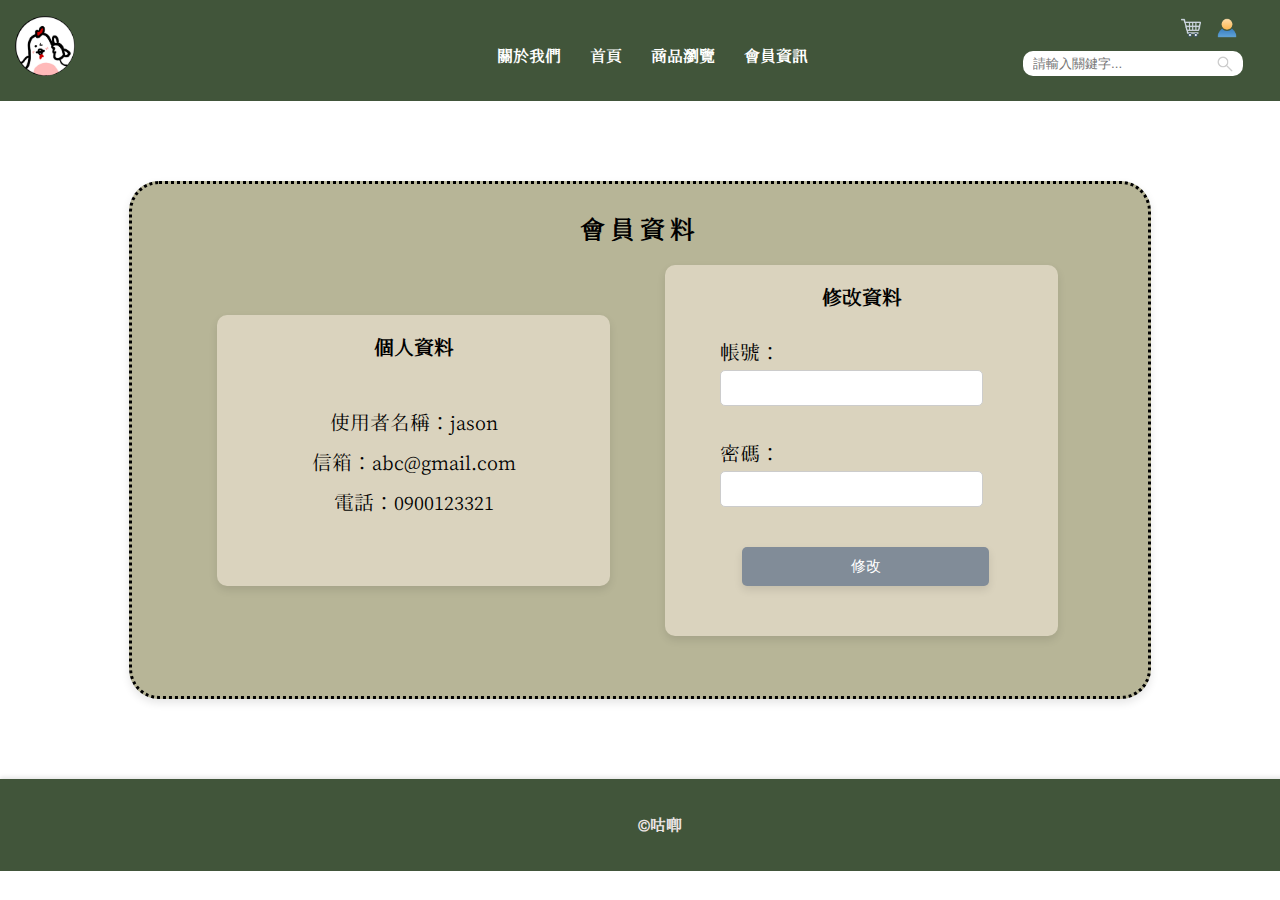
<file: pages/memberinfo.html>
<!DOCTYPE html>
<html lang="en">
  <head>
    <meta charset="UTF-8" />
    <meta name="viewport" content="width=device-width, initial-scale=1.0" />
    <title>咕喞</title>
    <link rel="icon" href="../assets/image/logo.png" />
    <link rel="stylesheet" href="../assets/css/memberinfo.css" />
    <script src="../assets/js/memberinfo.js"></script>
  </head>
  <body>
    <header>
      <div class="header-container">
        <a href="index.html"><img class="logo" src="../assets/image/logo.png" alt="logo" /></a>
        <div class="search-box" id="searchBox">
          <div class="input-group">
            <input type="text" placeholder="請輸入關鍵字..." id="searchInput" />
            <span class="search-icon">
              <img src="../assets/image/search.png" alt="Search" onclick="toggleSearch()" />
            </span>
          </div>
        </div>
        <div class="top-links">
          <a href="cart.html"><img src="../assets/image/cart.png" alt="購物車" width="20" height="20" /></a>
          <a href="member.html"><img src="../assets/image/member.png" alt="會員" width="20" height="20" /></a>
        </div>
      </div>
      <nav>
        <ul class="nav-links">
          <li><a href="aboutus.html">關於我們</a></li>
          <li><a href="index.html">首頁</a></li>
          <li>
            <div class="dropdown">
              <a href="goods.html">商品瀏覽</a>
            </div>
          </li>
          <li class="dropdown">
            <a href="#">會員資訊</a>
            <div class="dropdown-content">
              <a href="memberinfo.html">會員資料</a>
              <a href="reviewmessageboard.html">購買紀錄</a>
            </div>
          </li>
        </ul>
      </nav>
    </header>
    <div class="member">
      <div class="block">
        <div class="blockword1">會員資料</div>
        <div class="content-container">
          <div class="block2">
            <div class="blockword2">個人資料</div>
            <div class="form" id="name">使用者名稱：jason</div>
            <div class="form" id="email">信箱：abc@gmail.com</div>
            <div class="form" id="phone">電話：0900123321</div>
          </div>
          <div class="block3">
            <div class="blockword3">修改資料</div>
            <div class="form2">
              <label for="account" class="label">帳號：</label>
              <input type="text" id="account" class="input" />
            </div>
            <div class="form2">
              <label for="password" class="label">密碼：</label>
              <input type="password" id="password" class="input" />
            </div>
            <button class="modify-button">修改</button>
          </div>
        </div>
      </div>
    </div>

    <footer>
      <p>&copy;咕喞</p>
    </footer>
  </body>
</html>
</file>
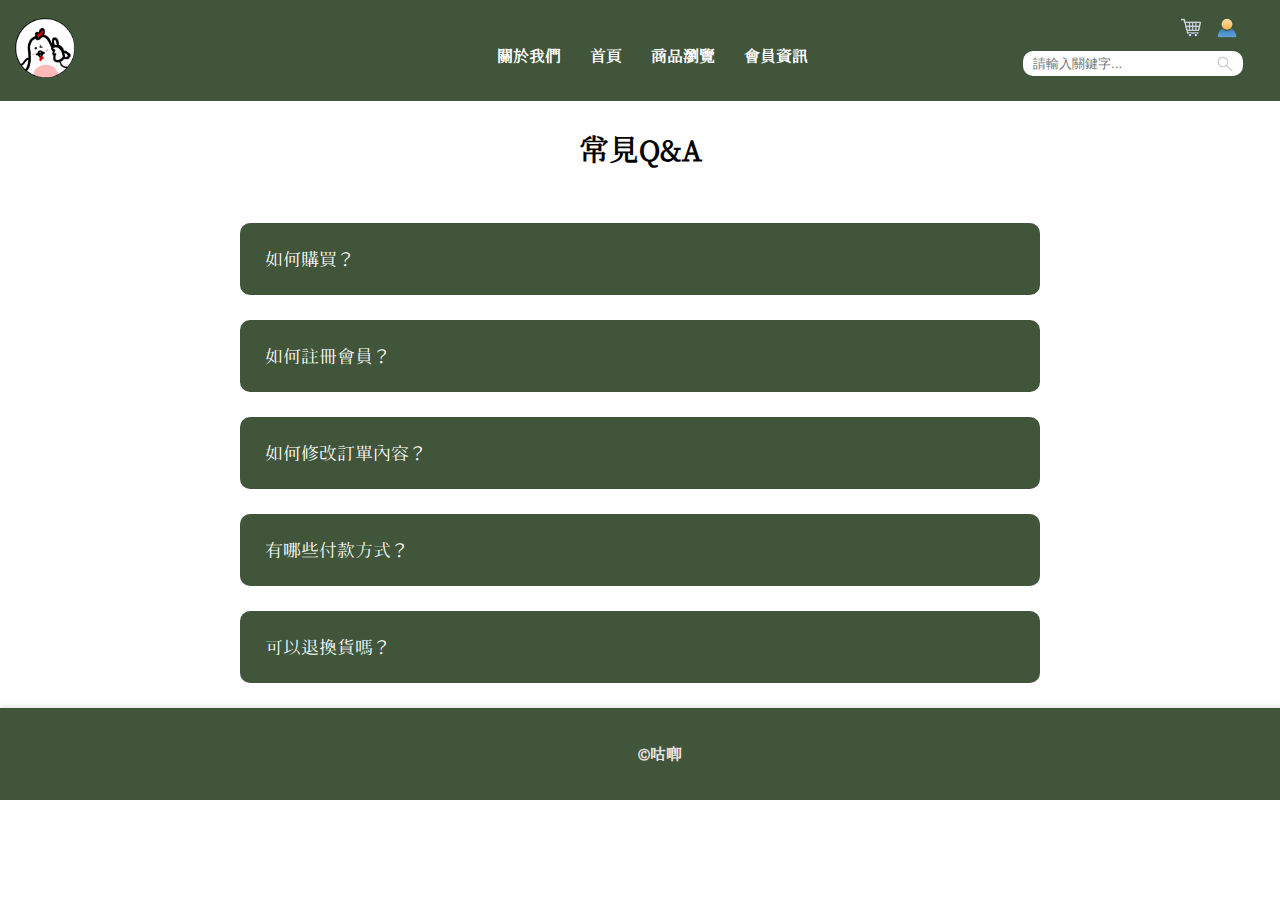
<file: pages/question.html>
<!DOCTYPE html>
<html lang="en">
  <head>
    <meta charset="UTF-8" />
    <meta http-equiv="X-UA-Compatible" content="IE=edge" />
    <meta name="viewport" content="width=device-width, initial-scale=1.0" />
    <link rel="stylesheet" href="..\assets\css\question.css" />
    <script src="../assets/js/aboutus.js"></script>
    <title>咕喞</title>
    <link rel="icon" href="../assets/image/logo.png" />
  </head>

  <body>
    <header>
      <div class="header-container">
        <img class="logo" src="../assets/image/logo.png" alt="logo" />
        <div class="search-box" id="searchBox">
          <div class="input-group">
            <input type="text" placeholder="請輸入關鍵字..." id="searchInput" />
            <span class="search-icon">
              <img src="../assets/image/search.png" alt="Search" onclick="toggleSearch()" />
            </span>
          </div>
        </div>
        <div class="top-links">
          <a href="cart.html"><img src="../assets/image/cart.png" alt="購物車" width="20" height="20" /></a>
          <a href="member.html"><img src="../assets/image/member.png" alt="會員" width="20" height="20" /></a>
        </div>
      </div>
      <nav>
        <ul class="nav-links">
          <li><a href="aboutus.html">關於我們</a></li>
          <li><a href="index.html">首頁</a></li>
          <li>
            <div class="dropdown">
              <a href="goods.html">商品瀏覽</a>
            </div>
          </li>
          <li class="dropdown">
            <a href="#">會員資訊</a>
            <div class="dropdown-content">
              <a href="memberinfo.html">會員資料</a>
              <a href="reviewmessageboard.html">購買紀錄</a>
            </div>
          </li>
        </ul>
      </nav>
    </header>
<body>
  <main>
  <div class="qaword">常見Q&A</div>
      <div class="layout">
        <div class="accordion">
            <div class="accordion__question">
                <p>如何購買？</p>
            </div>
            <div class="accordion__answer">
                <p>
                  將喜歡的零食、飲料加到購物車後，在購物車頁面填寫結帳資料，選擇付款方式，完成付款後送出訂單即可。
                </p>
            </div>
        </div>
        <div class="accordion">
            <div class="accordion__question">
                <p>如何註冊會員？</p>
            </div>
            <div class="accordion__answer">
                <p>
                  點選右上方會員圖示依循指示填寫資料，即可完成註冊。
                </p>
            </div>
        </div>
        <div class="accordion">
            <div class="accordion__question">
                <p>如何修改訂單內容？</p>
            </div>
            <div class="accordion__answer">
                <p>
                  進入購物車頁面，即可對商品的數量與品項進行增減。
                </p>
            </div>
        </div>
        <div class="accordion">
            <div class="accordion__question">
                <p>有哪些付款方式？</p>
            </div>
            <div class="accordion__answer">
                <p>
                  可選擇線上付款或是貨到付款。
                </p>
            </div>
        </div>
        <div class="accordion">
          <div class="accordion__question">
              <p>可以退換貨嗎？</p>
          </div>
          <div class="accordion__answer">
              <p>
                商品到貨三天之內若有退換貨需求，請聯繫客服專線，超過三天恕不負責。
              </p>
          </div>
      </div>
    </div>
  </main>

  <script>
    document.querySelectorAll(".accordion")
    .forEach(item => {
      item.addEventListener('click', function() {
        this.classList.toggle("active");
      });
    });
  </script>


  <footer>
      <p>&copy;咕喞</p>
  </footer>

</body>
</html>
</file>
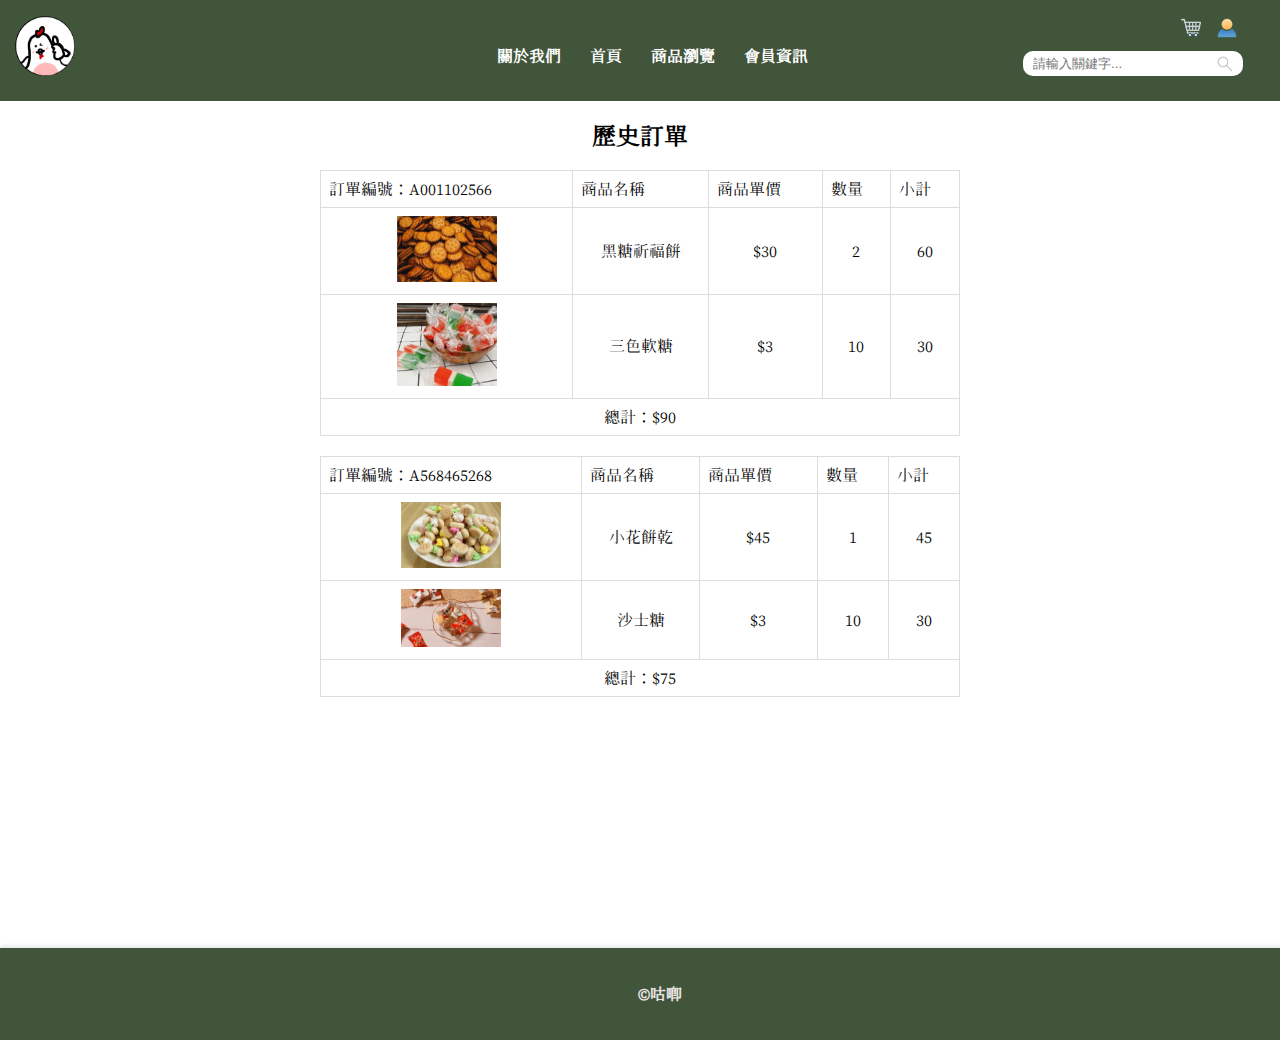
<file: pages/reviewmessageboard.html>
<!DOCTYPE html>
<html lang="en">
  <head>
    <meta charset="UTF-8" />
    <meta name="viewport" content="width=device-width, initial-scale=1.0" />
    <title>咕喞</title>
    <link rel="icon" href="../assets/image/logo.png" />
    <link rel="stylesheet" href="..\assets\css\reviewmessageboard.css" />
    <script src="../assets/js/reviewmessageboard.js"></script>
    <link rel="stylesheet" href="https://cdnjs.cloudflare.com/ajax/libs/font-awesome/5.15.3/css/all.min.css" />
  </head>

  <body>
    <header>
      <div class="header-container">
        <a href="index.html"><img class="logo" src="../assets/image/logo.png" alt="logo" /></a>
        <div class="search-box" id="searchBox">
          <div class="input-group">
            <input type="text" placeholder="請輸入關鍵字..." id="searchInput" />
            <span class="search-icon">
              <img src="../assets/image/search.png" alt="Search" onclick="toggleSearch()" />
            </span>
          </div>
        </div>
        <div class="top-links">
          <a href="cart.html"><img src="../assets/image/cart.png" alt="購物車" width="20" height="20" /></a>
          <a href="member.html"><img src="../assets/image/member.png" alt="會員" width="20" height="20" /></a>
        </div>
      </div>
      <nav>
        <ul class="nav-links">
          <li><a href="aboutus.html">關於我們</a></li>
          <li><a href="index.html">首頁</a></li>
          <li>
            <div class="dropdown">
              <a href="goods.html">商品瀏覽</a>
              <!-- <div class="dropdown-content">
              <a href="goods.html#cookies">餅乾</a>
              <a href="goods.html#candy">糖果</a>
              <a href="goods.html#drinks">飲料</a>
            </div> -->
            </div>
          </li>
          <li class="dropdown">
            <a href="#">會員資訊</a>
            <div class="dropdown-content">
              <a href="memberinfo.html">會員資料</a>
              <a href="reviewmessageboard.html">購買紀錄</a>
            </div>
          </li>
        </ul>
      </nav>
    </header>

    <h2>歷史訂單</h2>
    <table class="order-table">
      <tr>
        <td class="left-align">訂單編號：A001102566</td>
        <td class="left-align">商品名稱</td>
        <td class="left-align">商品單價</td>
        <td class="left-align">數量</td>
        <td class="left-align">小計</td>
      </tr>
      <tr>
        <td><img src="../assets/image/cookies4.jpg" alt="" height="100px" width="150px" /></td>
        <td>黑糖祈福餅</td>
        <td>$30</td>
        <td>2</td>
        <td>60</td>
      </tr>

      <tr>
        <td><img src="../assets/image/candy1.jpg" alt="" height="100px" width="150px" /></td>
        <td>三色軟糖</td>
        <td>$3</td>
        <td>10</td>
        <td>30</td>
      </tr>

      <tr>
        <td colspan="5">總計：$90</td>
      </tr>
    </table>

    <table class="order-table">
      <tr>
        <td class="left-align">訂單編號：A568465268</td>
        <td class="left-align">商品名稱</td>
        <td class="left-align">商品單價</td>
        <td class="left-align">數量</td>
        <td class="left-align">小計</td>
      </tr>
      <tr>
        <td><img src="../assets/image/cookies3.jpg" alt="" height="100px" width="150px" /></td>
        <td>小花餅乾</td>
        <td>$45</td>
        <td>1</td>
        <td>45</td>
      </tr>

      <tr>
        <td><img src="../assets/image/candy4.jpg" alt="" height="100px" width="150px" /></td>
        <td>沙士糖</td>
        <td>$3</td>
        <td>10</td>
        <td>30</td>
      </tr>

      <tr>
        <td colspan="5">總計：$75</td>
      </tr>
    </table>

    <footer>
      <p>&copy;咕喞</p>
    </footer>
  </body>
</html>
</file>
<file: assets/css/member.css>
@import url('https://fonts.googleapis.com/css2?family=Cactus+Classical+Serif&family=LXGW+WenKai+TC&display=swap');
body,
html {
    overflow-x: hidden;
    margin: 0;
    padding: 0;
    width: 100vw;
    font-family: "Cactus Classical Serif", serif !important;
    background-color: #FFFAF4;
}


/*header*/
header {
  text-align: center;
  padding: 15px;
  background-color: #41553A;
  width: 100%;
}

.header-container {
  display: flex;
  align-items: center;
  justify-content: space-between;
  margin: 0;
}

.logo {
  width: 60px;
  height: 60px;
  border-radius: 50%;
  object-fit: cover;
}

nav {
  margin-top: -50px;
  margin-bottom: 20px;
  text-align: center;
  align-items: center;
  margin-right: 20px;
}

nav li {
  display: inline;
  margin-right: 25px;
}

nav a {
  text-decoration: none;
  color: white;
  font-weight: bold;
}

.top-links {
  display: flex;
  margin-bottom: 30px;
  margin-top: -5px;
  margin-right: 20px;
}

.top-links a {
  margin: 8px;
  text-decoration: none;
}

/* Search box */
.input-group {
  align-items: center;
  margin-top: 32px;
}

.input-group input[type="text"] {
  width: 220px;
  padding: 5px 30px 5px 10px;
  border: none;
  outline: none;
  border-radius: 10px;
}

.search-box {
  display: flex;
  align-items: center;
  margin-left: auto;
  margin-right: -100px;
}

.search-icon {
  position: relative;
  right: 30px;
  cursor: pointer;
}

.search-icon img {
  width: 16px;
  height: 16px;
  margin-bottom: -4px;
}

.dropdown {
  position: relative;
  display: inline-block;
}

.dropdown-content {
  display: none;
  position: absolute;
  background-color: #f9f9f9;
  min-width: 100px;
  box-shadow: 0px 8px 16px 0px rgba(0, 0, 0, 0.2);
  z-index: 1;
}

.dropdown-content a {
  color: black;
  padding: 12px 15px;
  text-decoration: none;
  display: block;
}

.dropdown:hover .dropdown-content {
  display: block;
}

.input-group {
  margin-right: 10px;
}

/*介面*/
:root {
  --first-color: #006030;
  --first-color-dark: #0a251e;
  --first-color-light: #88848d;
  --first-color-lighten: #F2F2F2;

  --body-font: 'Open Sans', sans-serif;
  --h1-font-size: 1.5rem;
  --normal-font-size: .938rem;
  --small-font-size: .813rem;
}

@media screen and (min-width: 768px) {
  :root {
    --normal-font-size: 1rem;
    --small-font-size: .875rem;
  }
}

*,
::before,
::after {
  box-sizing: border-box;
}

body {
  margin: 0;
  padding: 0;
  font-family: var(--body-font);
  font-size: var(--normal-font-size);
  color: var(--first-color-dark);
}

h1 {
  margin: 0;
}

a {
  text-decoration: none;
}

.login {
  display: grid;
  grid-template-columns: 100%;
  height: 150vh;
  margin: 10px 1.5rem -20px 1.5rem; /* margin-top: 10px; margin-right: 1.5rem; margin-bottom: -20px; margin-left: 1.5rem */
  align-items: center;
}



.login__content {
  display: grid;
  margin: -150px;
}

.login__forms {
  position: relative;
  height: 368px;
}

.login__registre,
.login__create {
  position: absolute;
  bottom: 1rem;
  width: 110%;
  background-color: var(--first-color-lighten);
  padding: 2rem 1rem;
  border-radius: 1rem;
  text-align: center;
  box-shadow: 0 8px 20px rgba(35, 0, 77, .2);
  animation-duration: .4s;
  animation-name: animate-login;
}

@keyframes animate-login {
  0% {
    transform: scale(1, 1);
  }

  50% {
    transform: scale(1.1, 1.1);
  }

  100% {
    transform: scale(1, 1);
  }
}

.login__title {
  font-size: var(--h1-font-size);
  margin-bottom: 2rem;
}

.login__box {
  display: grid;
  grid-template-columns: max-content 1fr;
  column-gap: .5rem;
  padding: 1.125rem 1rem;
  background-color: #FFF;
  margin-top: 1rem;
  border-radius: .5rem;
}

.login__check {
  text-align: left;
  font-size: 1rem;
  color: var(--first-color-dark);
}

.login__icon {
  font-size: 1.5rem;
  color: var(--first-color);
}

.login__input {
  border: none;
  outline: none;
  font-size: var(--normal-font-size);
  font-weight: 700;
  color: var(--first-color-dark);
}

.login__input::placeholder {
  font-size: var(--normal-font-size);
  font-family: var(--body-font);
  color: var(--first-color-light);
}

.login__forgot {
  display: block;
  width: max-content;
  margin-left: auto;
  margin-top: .5rem;
  font-size: var(--small-font-size);
  font-weight: 600;
  color: var(--first-color-light);
}

.login__button {
  display: block;
  padding: 1rem;
  margin: 2rem 0;
  background-color: var(--first-color);
  color: #FFF;
  font-weight: 600;
  text-align: center;
  border-radius: .5rem;
  transition: .3s;
}

.login__button:hover {
  background-color: var(--first-color-dark);
}

.login__account,
.login__signin,
.login__signup {
  font-weight: 600;
  font-size: var(--small-font-size);
}

.login__account {
  color: var(--first-color-dark);
}

.login__signin,
.login__signup {
  color: var(--first-color);
  cursor: pointer;
}

.block {
  display: block;
}

.none {
  display: none;
}

@media screen and (min-width: 576px) {
  .login__forms {
    width: 348px;
    justify-self: center;
  }
}

@media screen and (min-width: 1024px) {
  .login {
    height: 100vh;
    overflow: hidden;
  }

  .login__content {
    grid-template-columns: repeat(2, max-content);
    justify-content: center;
    align-items: center;
    margin-left: 10rem;
  }

  .login__registre,
  .login__create {
    left: -11rem;
  }

  .login__registre {
    bottom: -2rem;
  }

  .login__create {
    bottom: -5.5rem;
  }
}

/*footer*/
footer {
  text-align: center;
  padding: 20px;
  background-color: #41553A;
  box-shadow: 0px -2px 4px rgba(0, 0, 0, 0.1);
  width: 100%;
  font-weight: bold;
  color: #ede5e5;
}
</file>
<file: assets/css/memberinfo.css>
@import url('https://fonts.googleapis.com/css2?family=Cactus+Classical+Serif&family=LXGW+WenKai+TC&display=swap');
body,
html {
    overflow-x: hidden;
    margin: 0;
    padding: 0;
    width: 100vw;
    font-family: "Cactus Classical Serif", serif;
}


/*header*/
header {
  text-align: center;
  padding: 15px;
  background-color: #41553A;
  width: 100%;
}

.header-container {
  display: flex;
  align-items: center;
  justify-content: space-between;
  margin: 0;
}

.logo {
  width: 60px;
  height: 60px;
  border-radius: 50%;
  object-fit: cover;
}

nav {
  margin-top: -50px;
  margin-bottom: 20px;
  text-align: center;
  align-items: center;
  margin-right: 20px;
}

nav li {
  display: inline;
  margin-right: 25px;
}

nav a {
  text-decoration: none;
  color: white;
  font-weight: bold;
}

.top-links {
  display: flex;
  margin-bottom: 30px;
  margin-top: -5px;
  margin-right: 50px;
}

.top-links a {
  margin: 8px;
  text-decoration: none;
}

/* Search box */
.input-group {
  align-items: center;
  margin-top: 32px;
}

.input-group input[type="text"] {
  width: 180px;
  padding: 5px 30px 5px 10px;
  border: none;
  outline: none;
  border-radius: 10px;
}

.search-box {
  display: flex;
  align-items: center;
  margin-left: auto;
  margin-right: -100px;
}

.search-icon {
  position: relative;
  right: 30px;
  cursor: pointer;
}

.search-icon img {
  width: 16px;
  height: 16px;
  margin-bottom: -4px;
}

.dropdown {
  position: relative;
  display: inline-block;
}

.dropdown-content {
  display: none;
  position: absolute;
  background-color: #f9f9f9;
  min-width: 100px;
  box-shadow: 0px 8px 16px 0px rgba(0, 0, 0, 0.2);
  z-index: 1;
}

.dropdown-content a {
  color: black;
  padding: 12px 15px;
  text-decoration: none;
  display: block;
}

.dropdown:hover .dropdown-content {
  display: block;
}

.input-group {
  margin-right: 10px;
}

/* 會員資料 */
.member {
  padding: 80px;
  display: flex;
  justify-content: center;
  align-items: flex-start;
}

.block {
  background-color: #B7B597;
  width: 80%;
  padding: 60px;
  border-radius: 30px;
  box-shadow: 0 4px 8px rgba(0, 0, 0, 0.1);
  border-style:dotted;
}

.blockword1 {
  color: black;
  font-size: 25px;
  text-align: center;
  margin-bottom: 20px;
  letter-spacing: 5px;
  font-weight: bold;
  margin-top: -30px;
  
}

.content-container {
  display: flex;
  justify-content: space-between;
}

.block2 {
  background-color: #DAD3BE;
  width: 40%;
  padding: 20px 20px; 
  border-radius: 10px;
  margin: 50px 25px; 
  box-shadow: 0 4px 8px rgba(0, 0, 0, 0.1);
  text-align: center;
}



.block3{
  background-color: #DAD3BE;
  width: 40%;
  padding: 20px;
  border-radius: 10px;
  margin: 0px 30px;
  box-shadow: 0 4px 8px rgba(0, 0, 0, 0.1);
}

.blockword2{
  color: black;
  text-align: center;
  font-size: 20px;
  margin-bottom: 50px;
  font-weight: bold;
}

.blockword3 {
  color: black;
  text-align: center;
  font-size: 20px;
  margin-bottom: 20px;
  font-weight: bold;
}

.form {
  margin-bottom: 15px;
  font-size: 20px;
}

.form2 {
  margin-bottom: 15px;
  font-size: 20px;
  width: 80%; 
  padding: 10px; 
  margin-left: auto; 
  margin-right: auto; 
}


.label {
  display: block;
  font-size: 20px;
  margin-bottom: 5px;
}

.input {
  width: calc(100% - 20px);
  padding: 8px 10px;
  font-size: 16px;
  border: 1px solid #ccc;
  border-radius: 5px;
  box-sizing: border-box;
}

.input:focus {
  border-color: #818C98;
  outline: none;
  box-shadow: 0 0 5px rgba(0, 123, 255, 0.5);
}

.modify-button {
  display: block;
  width: 70%;
  padding: 10px;
  font-size: 15px;
  color: #fff;
  background-color: #818C98;
  border: none;
  border-radius: 5px;
  cursor: pointer;
  text-align: center;
  margin-top: 20px;
  margin: 30px 57px;
  box-shadow: 0 4px 8px rgba(0, 0, 0, 0.1);
}

.modify-button:hover {
  background-color: #0056b3;
}

/*footer*/
footer {
  text-align: center;
  padding: 20px;
  background-color: #41553A;
  box-shadow: 0px -2px 4px rgba(0, 0, 0, 0.1);
  width: 100%;
  font-weight: bold;
  color: #ede5e5;
  bottom: 0;
  left: 0;
}
</file>
